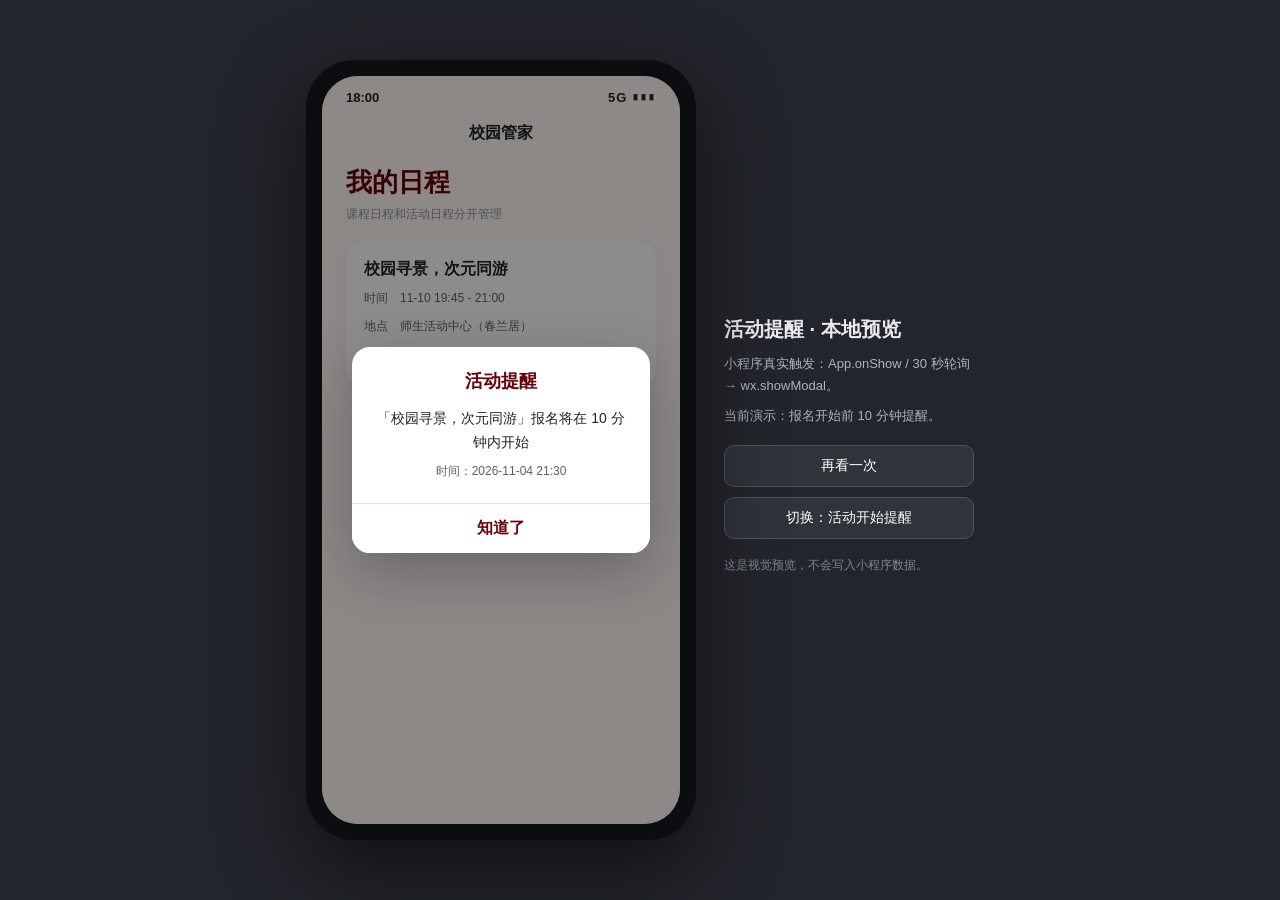
<file: docs/reminder-preview.html>
<!DOCTYPE html>
<html lang="zh-CN">
<head>
<meta charset="UTF-8">
<meta name="viewport" content="width=device-width, initial-scale=1.0">
<title>活动提醒 · 本地预览</title>
<style>
  * { box-sizing: border-box; }
  body {
    margin: 0;
    min-height: 100vh;
    display: flex;
    align-items: center;
    justify-content: center;
    gap: 28px;
    background: #22252b;
    color: #1f2329;
    font-family: -apple-system, BlinkMacSystemFont, "Segoe UI", "Microsoft YaHei", sans-serif;
  }
  .phone {
    position: relative;
    width: 390px;
    height: 780px;
    padding: 16px;
    border-radius: 48px;
    background: #0b0d10;
    box-shadow: 0 30px 80px rgba(0,0,0,.55);
  }
  .screen {
    position: relative;
    width: 100%;
    height: 100%;
    overflow: hidden;
    border-radius: 36px;
    background: #FFF8F6;
  }
  .status {
    display: flex;
    justify-content: space-between;
    padding: 14px 24px 6px;
    color: #1f2329;
    font-size: 13px;
    font-weight: 600;
  }
  .status span:last-child { letter-spacing: 1px; }
  .nav {
    height: 44px;
    display: flex;
    align-items: center;
    justify-content: center;
    color: #1f2329;
    font-size: 16px;
    font-weight: 600;
  }
  .content { padding: 10px 24px; }
  .hello { color: #65020A; font-size: 26px; font-weight: 700; }
  .sub { margin-top: 6px; color: #8A9099; font-size: 12px; }
  .card {
    margin-top: 18px;
    padding: 18px;
    border-radius: 18px;
    background: #FFFFFF;
    box-shadow: 0 8px 24px rgba(31,35,41,.06);
  }
  .card-title { font-size: 16px; font-weight: 700; }
  .card-meta { margin-top: 8px; color: #5A6069; font-size: 12px; line-height: 1.7; }
  .tag {
    display: inline-block;
    margin-top: 10px;
    padding: 3px 10px;
    border-radius: 999px;
    background: #FFF0E6;
    color: #8A3F0F;
    font-size: 11px;
  }
  .overlay {
    position: absolute;
    inset: 0;
    display: flex;
    align-items: center;
    justify-content: center;
    padding: 30px;
    background: rgba(0,0,0,.45);
    opacity: 0;
    visibility: hidden;
    transition: opacity .18s ease;
  }
  .overlay.show { opacity: 1; visibility: visible; }
  .dialog {
    width: 100%;
    overflow: hidden;
    border-radius: 18px;
    background: #FFFFFF;
    box-shadow: 0 20px 60px rgba(0,0,0,.25);
    transform: scale(.96);
    transition: transform .18s ease;
  }
  .overlay.show .dialog { transform: scale(1); }
  .dialog-head {
    padding: 22px 22px 0;
    color: #65020A;
    font-size: 18px;
    font-weight: 700;
    text-align: center;
  }
  .dialog-body {
    padding: 14px 24px 22px;
    color: #1F2329;
    font-size: 14px;
    line-height: 1.7;
    text-align: center;
  }
  .dialog-time {
    margin-top: 6px;
    color: #5A6069;
    font-size: 12px;
  }
  .dialog-btn {
    width: 100%;
    height: 50px;
    border: 0;
    border-top: 1px solid #F0DDE5;
    background: #FFFFFF;
    color: #65020A;
    font-size: 16px;
    font-weight: 600;
    cursor: pointer;
  }
  .side {
    width: 250px;
    color: #e8eaed;
  }
  .side h1 { margin: 0 0 10px; font-size: 20px; }
  .side p { margin: 8px 0; color: #aeb4bd; font-size: 13px; line-height: 1.7; }
  .side button {
    width: 100%;
    height: 42px;
    margin-top: 10px;
    border: 1px solid #4b5563;
    border-radius: 10px;
    background: #2f333a;
    color: #fff;
    font-size: 14px;
    cursor: pointer;
  }
  .side .hint { margin-top: 16px; color: #7f8792; font-size: 12px; }
</style>
</head>
<body>
  <div class="phone">
    <div class="screen">
      <div class="status"><span>18:00</span><span>5G ▮▮▮</span></div>
      <div class="nav">校园管家</div>
      <div class="content">
        <div class="hello">我的日程</div>
        <div class="sub">课程日程和活动日程分开管理</div>
        <div class="card">
          <div class="card-title">校园寻景，次元同游</div>
          <div class="card-meta">时间　11-10 19:45 - 21:00</div>
          <div class="card-meta">地点　师生活动中心（春兰居）</div>
          <span class="tag">文体活动</span>
        </div>
      </div>

      <div class="overlay show" id="overlay">
        <div class="dialog">
          <div class="dialog-head">活动提醒</div>
          <div class="dialog-body">
            <div id="message">「校园寻景，次元同游」报名将在 10 分钟内开始</div>
            <div class="dialog-time" id="time">时间：2026-11-04 21:30</div>
          </div>
          <button class="dialog-btn" id="okBtn">知道了</button>
        </div>
      </div>
    </div>
  </div>

  <aside class="side">
    <h1>活动提醒 · 本地预览</h1>
    <p>小程序真实触发：App.onShow / 30 秒轮询 → wx.showModal。</p>
    <p>当前演示：报名开始前 10 分钟提醒。</p>
    <button id="replayBtn">再看一次</button>
    <button id="switchBtn">切换：活动开始提醒</button>
    <p class="hint">这是视觉预览，不会写入小程序数据。</p>
  </aside>

<script>
  var overlay = document.getElementById('overlay')
  var message = document.getElementById('message')
  var time = document.getElementById('time')
  var mode = 'signup'

  function content() {
    if (mode === 'signup') {
      message.textContent = '「校园寻景，次元同游」报名将在 10 分钟内开始'
      time.textContent = '时间：2026-11-04 21:30'
    } else {
      message.textContent = '「校园寻景，次元同游」将在 10 分钟内开始'
      time.textContent = '时间：2026-11-10 19:45'
    }
  }

  function show() {
    content()
    overlay.classList.add('show')
  }

  function hide() {
    overlay.classList.remove('show')
  }

  document.getElementById('okBtn').addEventListener('click', hide)
  document.getElementById('replayBtn').addEventListener('click', show)
  document.getElementById('switchBtn').addEventListener('click', function () {
    mode = mode === 'signup' ? 'start' : 'signup'
    show()
  })

  window.setTimeout(show, 700)
</script>
</body>
</html>
</file>
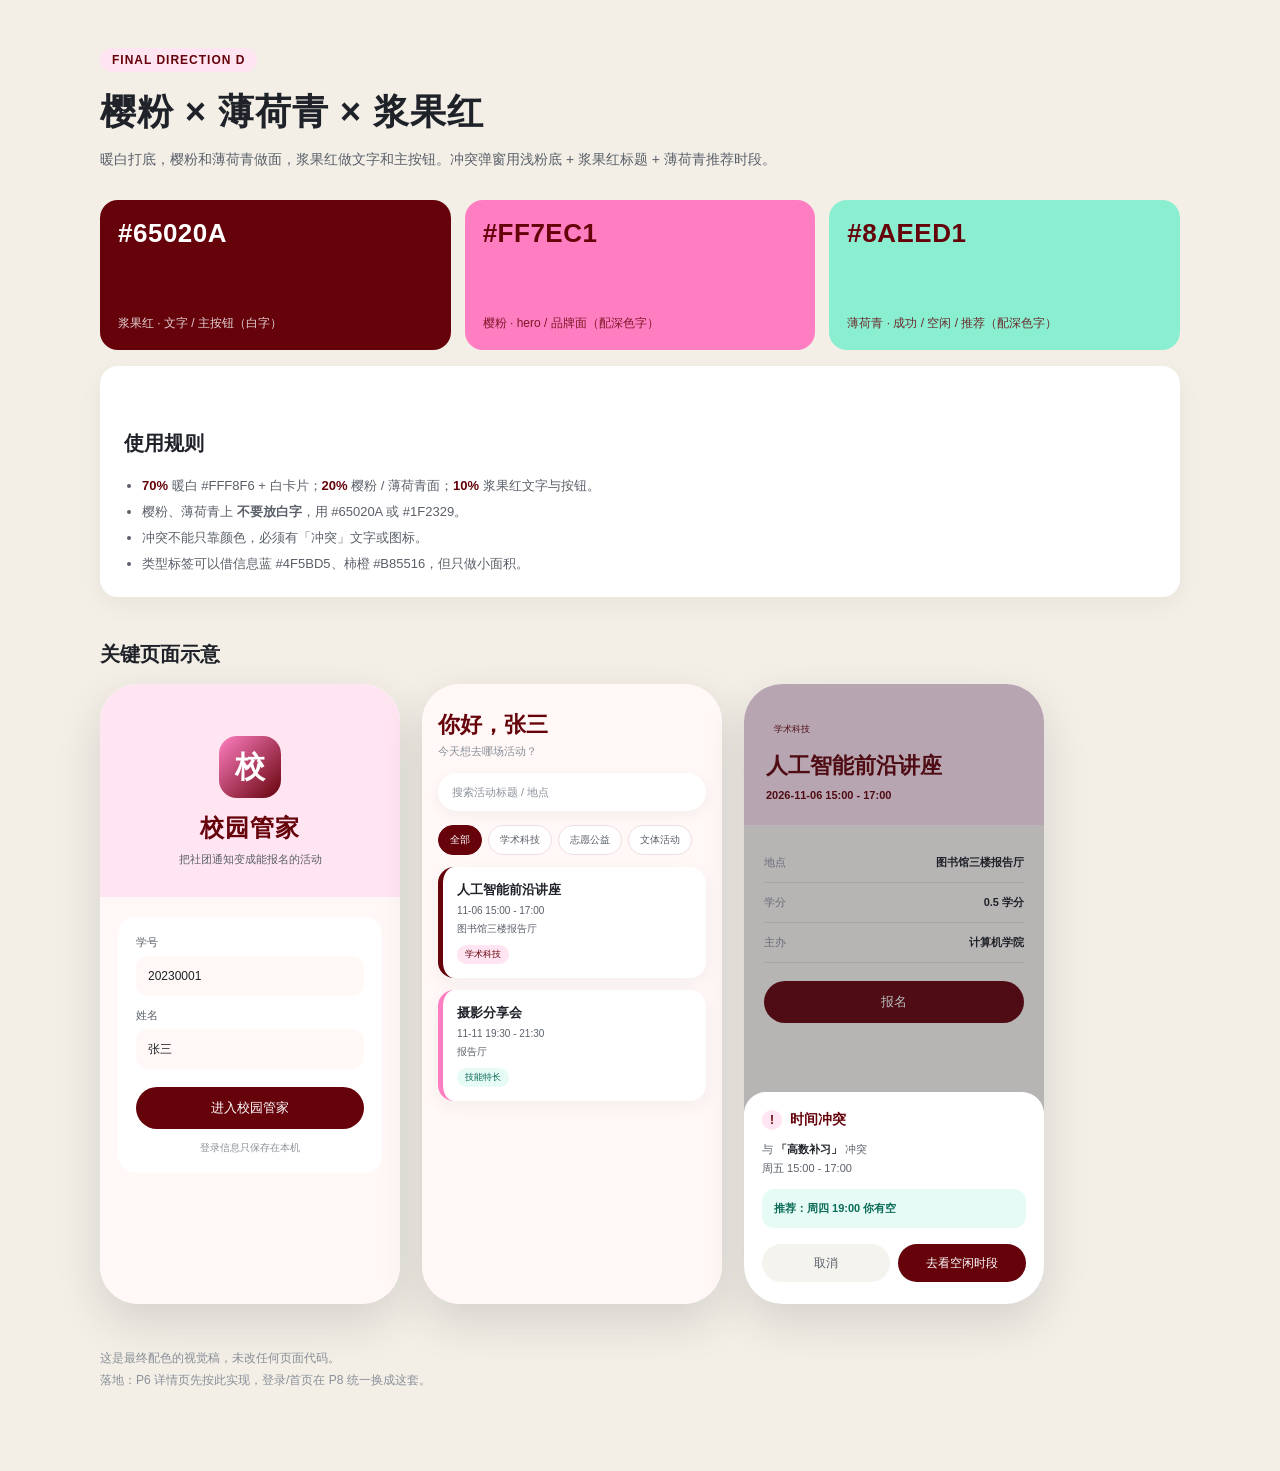
<file: docs/ui-preview-d.html>
<!DOCTYPE html>
<html lang="zh-CN">
<head>
<meta charset="utf-8">
<meta name="viewport" content="width=device-width, initial-scale=1">
<title>校园管家 · 最终配色 Direction D</title>
<style>
  :root {
    --berry: #65020A;
    --pink: #FF7EC1;
    --pink-soft: #FFE4F1;
    --mint: #8AEED1;
    --mint-soft: #E6FBF5;
    --paper: #FFF8F6;
    --ink: #1F2329;
    --ink-600: #5A6069;
    --ink-400: #8A9099;
    --line: #F0DDE5;
  }

  * { box-sizing: border-box; }

  body {
    margin: 0;
    padding: 48px 32px 80px;
    background: #F3EFE7;
    color: var(--ink);
    font-family: -apple-system, BlinkMacSystemFont, "Segoe UI", "PingFang SC", "Microsoft YaHei", sans-serif;
  }

  .wrap { max-width: 1080px; margin: 0 auto; }

  .eyebrow {
    display: inline-block;
    padding: 5px 12px;
    border-radius: 999px;
    background: var(--pink-soft);
    color: var(--berry);
    font-size: 12px;
    font-weight: 600;
    letter-spacing: 1px;
  }

  h1 { margin: 16px 0 10px; font-size: 36px; letter-spacing: 1px; }
  header p { margin: 0; color: var(--ink-600); font-size: 14px; line-height: 1.8; }

  h2 { margin: 44px 0 16px; font-size: 20px; }

  .colors {
    display: grid;
    grid-template-columns: repeat(3, 1fr);
    gap: 14px;
    margin-top: 28px;
  }

  .color {
    height: 150px;
    padding: 18px;
    border-radius: 18px;
    display: flex;
    flex-direction: column;
    justify-content: space-between;
    font-size: 26px;
    font-weight: 700;
    letter-spacing: .5px;
  }

  .color span {
    font-size: 12px;
    font-weight: 400;
    letter-spacing: 0;
    opacity: .82;
  }

  .berry { background: var(--berry); color: #fff; }
  .pink { background: var(--pink); color: var(--berry); }
  .mint { background: var(--mint); color: var(--berry); }

  .rules {
    margin-top: 16px;
    padding: 20px 24px;
    border-radius: 18px;
    background: #fff;
    box-shadow: 0 8px 24px rgba(31, 35, 41, .05);
  }

  .rules ul { margin: 0; padding-left: 18px; color: var(--ink-600); font-size: 13px; line-height: 2; }
  .rules b { color: var(--berry); }

  .screens { display: flex; flex-wrap: wrap; gap: 22px; align-items: flex-start; }

  .phone {
    width: 300px;
    height: 620px;
    border-radius: 38px;
    background: #fff;
    box-shadow: 0 18px 46px rgba(31, 35, 41, .14);
    overflow: hidden;
    position: relative;
    flex: none;
  }

  .screen { height: 100%; background: var(--paper); overflow: hidden; font-size: 12px; }

  .login .hero {
    padding: 52px 26px 30px;
    background: var(--pink-soft);
    text-align: center;
  }

  .logo {
    width: 62px;
    height: 62px;
    margin: 0 auto 14px;
    border-radius: 18px;
    background: linear-gradient(135deg, var(--pink), var(--berry));
    color: #fff;
    font-size: 30px;
    font-weight: 700;
    line-height: 62px;
  }

  .login h3 { margin: 0; color: var(--berry); font-size: 24px; letter-spacing: 1px; }
  .login .slogan { margin-top: 8px; color: var(--ink-600); font-size: 11px; }

  .login .form { margin: 20px 18px; padding: 18px; border-radius: 18px; background: #fff; }

  .label { margin: 12px 0 6px; color: var(--ink-600); font-size: 11px; }
  .label:first-child { margin-top: 0; }

  .input {
    height: 40px;
    padding: 0 12px;
    border-radius: 12px;
    background: #FFF8F6;
    color: var(--ink);
    line-height: 40px;
  }

  .btn {
    width: 100%;
    height: 42px;
    margin-top: 18px;
    border: 0;
    border-radius: 21px;
    background: var(--berry);
    color: #fff;
    font-size: 13px;
    font-family: inherit;
  }

  .tip { margin-top: 12px; text-align: center; color: var(--ink-400); font-size: 10px; }

  .index { padding: 26px 16px; }
  .hello { color: var(--berry); font-size: 22px; font-weight: 600; }
  .hello-sub { margin-top: 4px; color: var(--ink-400); font-size: 11px; }

  .search {
    height: 38px;
    margin-top: 14px;
    padding: 0 14px;
    border-radius: 19px;
    background: #fff;
    color: var(--ink-400);
    font-size: 11px;
    line-height: 38px;
    box-shadow: 0 4px 14px rgba(31, 35, 41, .05);
  }

  .tabs { display: flex; gap: 6px; margin-top: 14px; overflow: hidden; }

  .tab {
    padding: 7px 11px;
    border: 1px solid var(--line);
    border-radius: 999px;
    background: #fff;
    color: var(--ink-600);
    font-size: 10px;
    white-space: nowrap;
  }

  .tab.active { border-color: var(--berry); background: var(--berry); color: #fff; }

  .act-card {
    margin-top: 12px;
    padding: 14px;
    border-radius: 16px;
    background: #fff;
    box-shadow: 0 6px 18px rgba(31, 35, 41, .05);
    border-left: 5px solid var(--berry);
  }

  .act-card.pink-card { border-left-color: var(--pink); }
  .act-title { font-size: 13px; font-weight: 600; }
  .act-meta { margin-top: 6px; color: var(--ink-600); font-size: 10px; }

  .tag {
    display: inline-block;
    margin-top: 9px;
    padding: 3px 8px;
    border-radius: 999px;
    background: var(--pink-soft);
    color: var(--berry);
    font-size: 9px;
  }

  .tag.mint { background: var(--mint-soft); color: #0B6B57; }

  .detail .hero { padding: 36px 22px 24px; background: var(--pink-soft); }
  .detail .tag { margin: 0; }
  .detail h3 { margin: 12px 0 0; color: var(--berry); font-size: 22px; line-height: 1.35; }
  .detail .when { margin-top: 8px; color: var(--berry); font-size: 11px; font-weight: 600; }
  .detail .body { padding: 18px 20px; }

  .row {
    display: flex;
    justify-content: space-between;
    padding: 12px 0;
    border-bottom: 1px solid var(--line);
    font-size: 11px;
  }

  .row span { color: var(--ink-400); }
  .row b { font-weight: 600; }

  .modal-wrap {
    position: absolute;
    inset: 0;
    display: flex;
    align-items: flex-end;
    background: rgba(31, 35, 41, .32);
  }

  .modal { width: 100%; padding: 18px 18px 22px; border-radius: 22px 22px 0 0; background: #fff; }

  .modal-head {
    display: flex;
    align-items: center;
    gap: 8px;
    color: var(--berry);
    font-size: 14px;
    font-weight: 600;
  }

  .modal-head::before {
    content: "!";
    display: grid;
    width: 20px;
    height: 20px;
    place-items: center;
    border-radius: 50%;
    background: var(--pink-soft);
    font-size: 12px;
  }

  .modal-body { margin-top: 10px; color: var(--ink-600); font-size: 11px; line-height: 1.7; }
  .modal-body b { color: var(--ink); }

  .slot {
    margin-top: 12px;
    padding: 12px;
    border-radius: 12px;
    background: var(--mint-soft);
    color: #0B6B57;
    font-size: 11px;
    font-weight: 600;
  }

  .modal-actions { display: flex; gap: 8px; margin-top: 16px; }
  .modal-actions button { flex: 1; height: 38px; border: 0; border-radius: 19px; background: var(--berry); color: #fff; font-family: inherit; font-size: 12px; }
  .modal-actions .ghost { background: #F5F3EE; color: var(--ink-600); }

  footer { margin-top: 44px; color: var(--ink-400); font-size: 12px; line-height: 1.8; }

  @media (max-width: 900px) {
    .colors { grid-template-columns: 1fr; }
  }
</style>
</head>
<body>
<div class="wrap">
  <header>
    <div class="eyebrow">FINAL DIRECTION D</div>
    <h1>樱粉 × 薄荷青 × 浆果红</h1>
    <p>暖白打底，樱粉和薄荷青做面，浆果红做文字和主按钮。冲突弹窗用浅粉底 + 浆果红标题 + 薄荷青推荐时段。</p>
  </header>

  <section class="colors">
    <div class="color berry">#65020A<span>浆果红 · 文字 / 主按钮（白字）</span></div>
    <div class="color pink">#FF7EC1<span>樱粉 · hero / 品牌面（配深色字）</span></div>
    <div class="color mint">#8AEED1<span>薄荷青 · 成功 / 空闲 / 推荐（配深色字）</span></div>
  </section>

  <section class="rules">
    <h2>使用规则</h2>
    <ul>
      <li><b>70%</b> 暖白 #FFF8F6 + 白卡片；<b>20%</b> 樱粉 / 薄荷青面；<b>10%</b> 浆果红文字与按钮。</li>
      <li>樱粉、薄荷青上 <strong>不要放白字</strong>，用 #65020A 或 #1F2329。</li>
      <li>冲突不能只靠颜色，必须有「冲突」文字或图标。</li>
      <li>类型标签可以借信息蓝 #4F5BD5、柿橙 #B85516，但只做小面积。</li>
    </ul>
  </section>

  <h2>关键页面示意</h2>
  <div class="screens">
    <div class="phone">
      <div class="screen login">
        <div class="hero">
          <div class="logo">校</div>
          <h3>校园管家</h3>
          <div class="slogan">把社团通知变成能报名的活动</div>
        </div>
        <div class="form">
          <div class="label">学号</div>
          <div class="input">20230001</div>
          <div class="label">姓名</div>
          <div class="input">张三</div>
          <button class="btn">进入校园管家</button>
          <div class="tip">登录信息只保存在本机</div>
        </div>
      </div>
    </div>

    <div class="phone">
      <div class="screen index">
        <div class="hello">你好，张三</div>
        <div class="hello-sub">今天想去哪场活动？</div>
        <div class="search">搜索活动标题 / 地点</div>
        <div class="tabs">
          <span class="tab active">全部</span>
          <span class="tab">学术科技</span>
          <span class="tab">志愿公益</span>
          <span class="tab">文体活动</span>
        </div>
        <div class="act-card">
          <div class="act-title">人工智能前沿讲座</div>
          <div class="act-meta">11-06 15:00 - 17:00</div>
          <div class="act-meta">图书馆三楼报告厅</div>
          <span class="tag">学术科技</span>
        </div>
        <div class="act-card pink-card">
          <div class="act-title">摄影分享会</div>
          <div class="act-meta">11-11 19:30 - 21:30</div>
          <div class="act-meta">报告厅</div>
          <span class="tag mint">技能特长</span>
        </div>
      </div>
    </div>

    <div class="phone">
      <div class="screen detail">
        <div class="hero">
          <span class="tag">学术科技</span>
          <h3>人工智能前沿讲座</h3>
          <div class="when">2026-11-06 15:00 - 17:00</div>
        </div>
        <div class="body">
          <div class="row"><span>地点</span><b>图书馆三楼报告厅</b></div>
          <div class="row"><span>学分</span><b>0.5 学分</b></div>
          <div class="row"><span>主办</span><b>计算机学院</b></div>
          <button class="btn">报名</button>
        </div>
        <div class="modal-wrap">
          <div class="modal">
            <div class="modal-head">时间冲突</div>
            <div class="modal-body">与 <b>「高数补习」</b> 冲突<br>周五 15:00 - 17:00</div>
            <div class="slot">推荐：周四 19:00 你有空</div>
            <div class="modal-actions">
              <button class="ghost">取消</button>
              <button>去看空闲时段</button>
            </div>
          </div>
        </div>
      </div>
    </div>
  </div>

  <footer>
    这是最终配色的视觉稿，未改任何页面代码。<br>
    落地：P6 详情页先按此实现，登录/首页在 P8 统一换成这套。
  </footer>
</div>
</body>
</html>
</file>
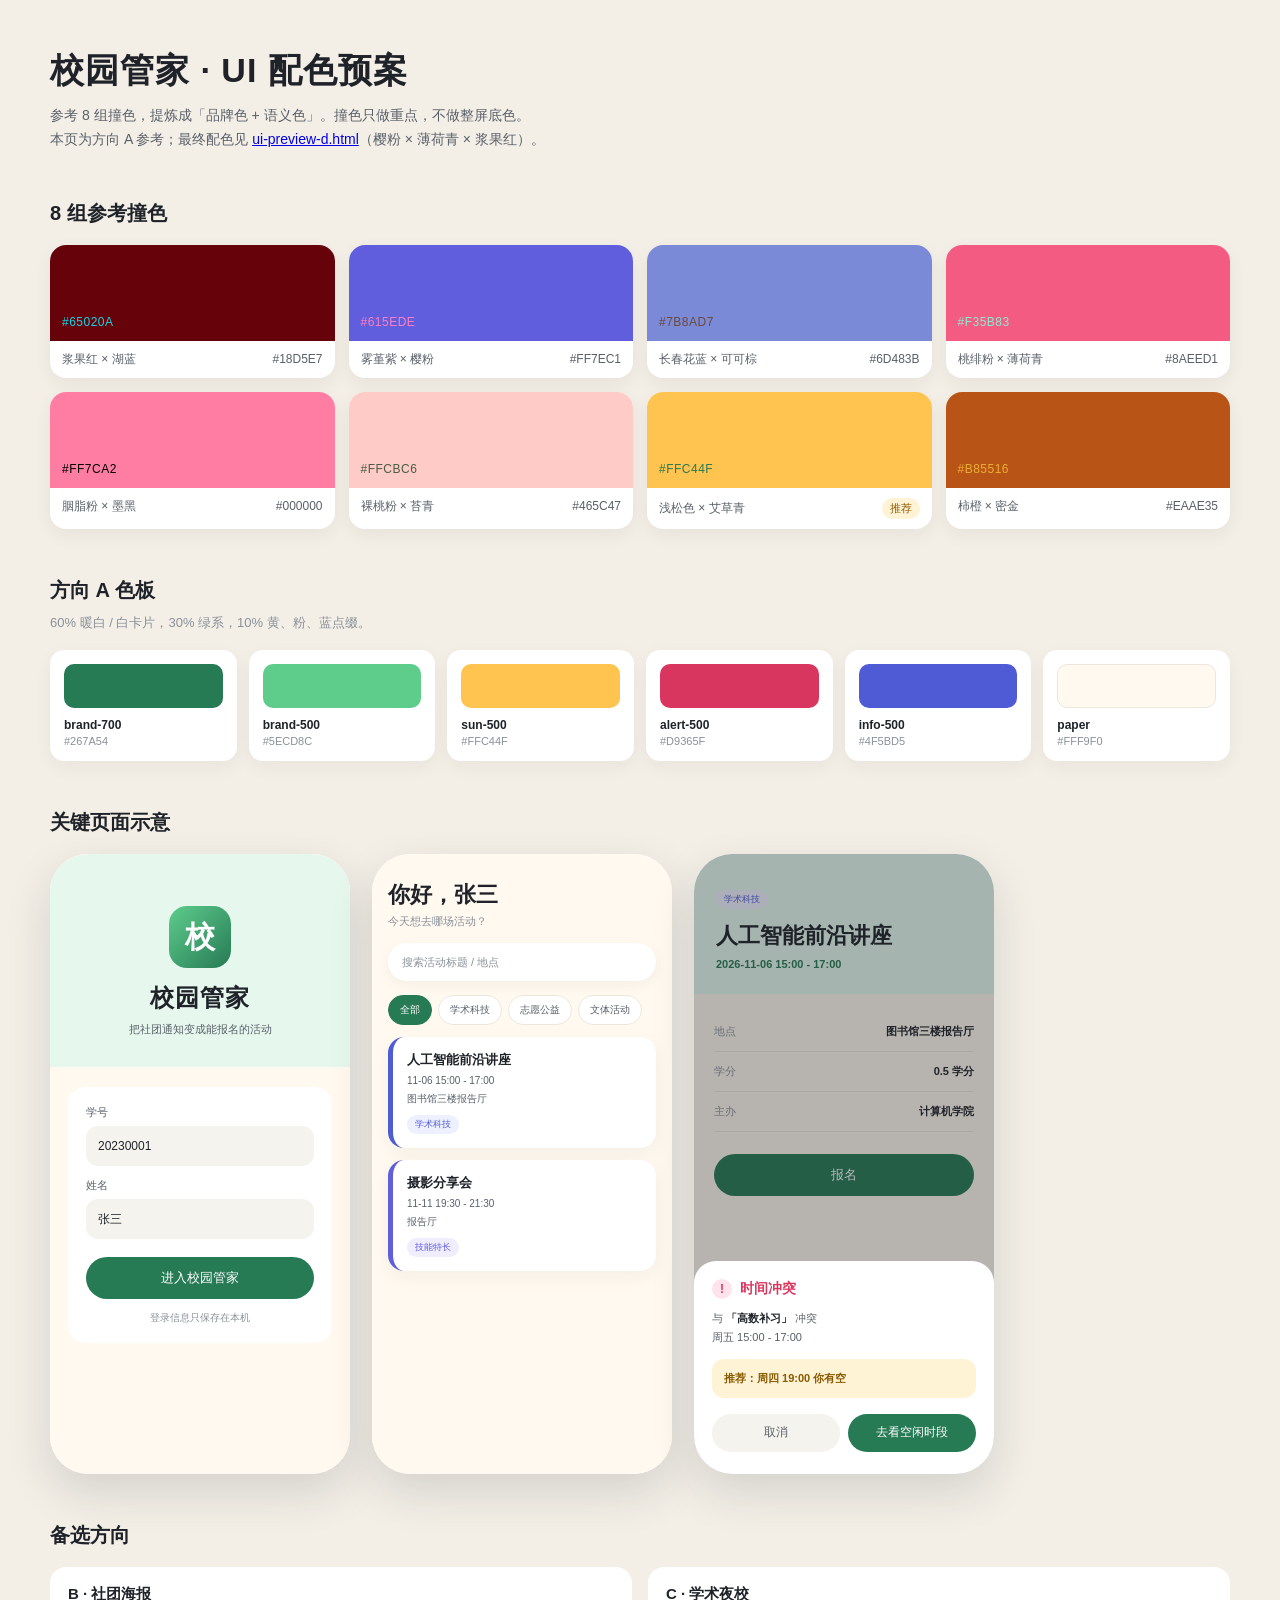
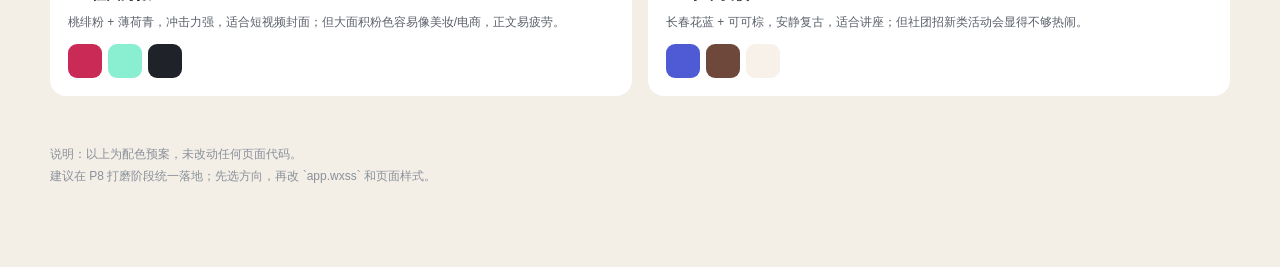
<file: docs/ui-preview.html>
<!DOCTYPE html>
<html lang="zh-CN">
<head>
<meta charset="utf-8">
<meta name="viewport" content="width=device-width, initial-scale=1">
<title>校园管家 · UI 配色预案</title>
<style>
  :root {
    --brand-700: #267A54;
    --brand-500: #5ECD8C;
    --brand-100: #E6F8EE;
    --sun-500: #FFC44F;
    --sun-100: #FFF3D6;
    --alert-500: #D9365F;
    --alert-100: #FFE3EC;
    --info-500: #4F5BD5;
    --info-100: #EEF0FF;
    --paper: #FFF9F0;
    --ink: #1F2329;
    --ink-600: #5A6069;
    --ink-400: #8A9099;
    --line: #ECE7DE;
  }

  * { box-sizing: border-box; }

  body {
    margin: 0;
    padding: 48px 32px 80px;
    background: #F3EFE7;
    color: var(--ink);
    font-family: -apple-system, BlinkMacSystemFont, "Segoe UI", "PingFang SC", "Microsoft YaHei", sans-serif;
  }

  .wrap { max-width: 1180px; margin: 0 auto; }

  header h1 {
    margin: 0;
    font-size: 34px;
    letter-spacing: 1px;
  }

  header p {
    margin: 10px 0 0;
    color: var(--ink-600);
    font-size: 14px;
    line-height: 1.7;
  }

  h2 {
    margin: 48px 0 18px;
    font-size: 20px;
  }

  .sub {
    margin: -8px 0 18px;
    color: var(--ink-400);
    font-size: 13px;
  }

  .palettes {
    display: grid;
    grid-template-columns: repeat(4, 1fr);
    gap: 14px;
  }

  .palette {
    overflow: hidden;
    border-radius: 16px;
    background: #fff;
    box-shadow: 0 6px 18px rgba(31, 35, 41, .06);
  }

  .palette .block {
    height: 96px;
    display: flex;
    align-items: flex-end;
    padding: 12px;
    font-size: 12px;
    letter-spacing: .5px;
  }

  .palette .meta {
    display: flex;
    align-items: center;
    justify-content: space-between;
    padding: 10px 12px;
    font-size: 12px;
    color: var(--ink-600);
  }

  .badge {
    padding: 3px 8px;
    border-radius: 999px;
    background: var(--sun-100);
    color: #8A5A00;
    font-size: 11px;
  }

  .tokens {
    display: grid;
    grid-template-columns: repeat(6, 1fr);
    gap: 12px;
  }

  .token {
    padding: 14px;
    border-radius: 14px;
    background: #fff;
    box-shadow: 0 6px 18px rgba(31, 35, 41, .05);
  }

  .token .dot {
    height: 44px;
    border-radius: 10px;
    margin-bottom: 10px;
  }

  .token .name { font-size: 12px; font-weight: 600; }
  .token .hex { margin-top: 3px; color: var(--ink-400); font-size: 11px; }

  .screens {
    display: flex;
    flex-wrap: wrap;
    gap: 22px;
    align-items: flex-start;
  }

  .phone {
    width: 300px;
    height: 620px;
    border-radius: 38px;
    background: #fff;
    box-shadow: 0 18px 46px rgba(31, 35, 41, .14);
    overflow: hidden;
    position: relative;
    flex: none;
  }

  .screen {
    height: 100%;
    background: var(--paper);
    overflow: hidden;
    font-size: 12px;
  }

  .login .hero {
    padding: 52px 26px 30px;
    background: var(--brand-100);
    text-align: center;
  }

  .logo {
    width: 62px;
    height: 62px;
    margin: 0 auto 14px;
    border-radius: 18px;
    background: linear-gradient(135deg, var(--brand-500), var(--brand-700));
    color: #fff;
    font-size: 30px;
    font-weight: 700;
    line-height: 62px;
  }

  .login h3 {
    margin: 0;
    font-size: 24px;
    letter-spacing: 1px;
  }

  .login .slogan {
    margin-top: 8px;
    color: var(--ink-600);
    font-size: 11px;
  }

  .login .form {
    margin: 20px 18px;
    padding: 18px;
    border-radius: 18px;
    background: #fff;
  }

  .label { margin: 12px 0 6px; color: var(--ink-600); font-size: 11px; }
  .label:first-child { margin-top: 0; }

  .input {
    height: 40px;
    padding: 0 12px;
    border-radius: 12px;
    background: #F5F3EE;
    color: var(--ink);
    line-height: 40px;
  }

  .btn {
    width: 100%;
    height: 42px;
    margin-top: 18px;
    border: 0;
    border-radius: 21px;
    background: var(--brand-700);
    color: #fff;
    font-size: 13px;
    font-family: inherit;
  }

  .tip { margin-top: 12px; text-align: center; color: var(--ink-400); font-size: 10px; }

  .index { padding: 26px 16px; }

  .hello { font-size: 22px; font-weight: 600; }
  .hello-sub { margin-top: 4px; color: var(--ink-400); font-size: 11px; }

  .search {
    height: 38px;
    margin-top: 14px;
    padding: 0 14px;
    border-radius: 19px;
    background: #fff;
    color: var(--ink-400);
    font-size: 11px;
    line-height: 38px;
    box-shadow: 0 4px 14px rgba(31, 35, 41, .05);
  }

  .tabs { display: flex; gap: 6px; margin-top: 14px; overflow: hidden; }

  .tab {
    padding: 7px 11px;
    border: 1px solid var(--line);
    border-radius: 999px;
    background: #fff;
    color: var(--ink-600);
    font-size: 10px;
    white-space: nowrap;
  }

  .tab.active { border-color: var(--brand-700); background: var(--brand-700); color: #fff; }

  .act-card {
    margin-top: 12px;
    padding: 14px;
    border-radius: 16px;
    background: #fff;
    box-shadow: 0 6px 18px rgba(31, 35, 41, .05);
    border-left: 5px solid var(--info-500);
  }

  .act-title { font-size: 13px; font-weight: 600; }
  .act-meta { margin-top: 6px; color: var(--ink-600); font-size: 10px; }

  .tag {
    display: inline-block;
    margin-top: 9px;
    padding: 3px 8px;
    border-radius: 999px;
    background: var(--info-100);
    color: var(--info-500);
    font-size: 9px;
  }

  .detail .hero {
    padding: 36px 22px 24px;
    background: var(--brand-100);
  }

  .detail .tag { margin: 0; }
  .detail h3 { margin: 12px 0 0; font-size: 22px; line-height: 1.35; }
  .detail .when { margin-top: 8px; color: var(--brand-700); font-size: 11px; font-weight: 600; }

  .detail .body { padding: 18px 20px; }

  .row {
    display: flex;
    justify-content: space-between;
    padding: 12px 0;
    border-bottom: 1px solid var(--line);
    font-size: 11px;
  }

  .row span { color: var(--ink-400); }
  .row b { font-weight: 600; }

  .detail .btn { margin-top: 22px; }

  .modal-wrap {
    position: absolute;
    inset: 0;
    display: flex;
    align-items: flex-end;
    background: rgba(31, 35, 41, .32);
  }

  .modal {
    width: 100%;
    padding: 18px 18px 22px;
    border-radius: 22px 22px 0 0;
    background: #fff;
  }

  .modal-head {
    display: flex;
    align-items: center;
    gap: 8px;
    color: var(--alert-500);
    font-size: 14px;
    font-weight: 600;
  }

  .modal-head::before {
    content: "!";
    display: grid;
    width: 20px;
    height: 20px;
    place-items: center;
    border-radius: 50%;
    background: var(--alert-100);
    font-size: 12px;
  }

  .modal-body { margin-top: 10px; color: var(--ink-600); font-size: 11px; line-height: 1.7; }
  .modal-body b { color: var(--ink); }

  .slot {
    margin-top: 12px;
    padding: 12px;
    border-radius: 12px;
    background: var(--sun-100);
    color: #8A5A00;
    font-size: 11px;
    font-weight: 600;
  }

  .modal-actions { display: flex; gap: 8px; margin-top: 16px; }
  .modal-actions button { flex: 1; height: 38px; border: 0; border-radius: 19px; background: var(--brand-700); color: #fff; font-family: inherit; font-size: 12px; }
  .modal-actions .ghost { background: #F5F3EE; color: var(--ink-600); }

  .directions { display: grid; grid-template-columns: 1fr 1fr; gap: 16px; }
  .direction { padding: 18px; border-radius: 16px; background: #fff; }
  .direction h3 { margin: 0 0 8px; font-size: 15px; }
  .direction p { margin: 0; color: var(--ink-600); font-size: 12px; line-height: 1.7; }
  .swatches { display: flex; gap: 6px; margin-top: 12px; }
  .swatches i { width: 34px; height: 34px; border-radius: 9px; }

  footer { margin-top: 48px; color: var(--ink-400); font-size: 12px; line-height: 1.8; }

  @media (max-width: 900px) {
    .palettes { grid-template-columns: repeat(2, 1fr); }
    .tokens { grid-template-columns: repeat(3, 1fr); }
    .directions { grid-template-columns: 1fr; }
  }
</style>
</head>
<body>
<div class="wrap">
  <header>
    <h1>校园管家 · UI 配色预案</h1>
    <p>参考 8 组撞色，提炼成「品牌色 + 语义色」。撞色只做重点，不做整屏底色。<br>
       本页为方向 A 参考；最终配色见 <a href="ui-preview-d.html">ui-preview-d.html</a>（樱粉 × 薄荷青 × 浆果红）。</p>
  </header>

  <h2>8 组参考撞色</h2>
  <div class="palettes">
    <div class="palette">
      <div class="block" style="background:#65020A"><span style="color:#18D5E7">#65020A</span></div>
      <div class="meta"><span>浆果红 × 湖蓝</span><span>#18D5E7</span></div>
    </div>
    <div class="palette">
      <div class="block" style="background:#615EDE"><span style="color:#FF7EC1">#615EDE</span></div>
      <div class="meta"><span>雾堇紫 × 樱粉</span><span>#FF7EC1</span></div>
    </div>
    <div class="palette">
      <div class="block" style="background:#7B8AD7"><span style="color:#6D483B">#7B8AD7</span></div>
      <div class="meta"><span>长春花蓝 × 可可棕</span><span>#6D483B</span></div>
    </div>
    <div class="palette">
      <div class="block" style="background:#F35B83"><span style="color:#8AEED1">#F35B83</span></div>
      <div class="meta"><span>桃绯粉 × 薄荷青</span><span>#8AEED1</span></div>
    </div>
    <div class="palette">
      <div class="block" style="background:#FF7CA2"><span style="color:#000">#FF7CA2</span></div>
      <div class="meta"><span>胭脂粉 × 墨黑</span><span>#000000</span></div>
    </div>
    <div class="palette">
      <div class="block" style="background:#FFCBC6"><span style="color:#465C47">#FFCBC6</span></div>
      <div class="meta"><span>裸桃粉 × 苔青</span><span>#465C47</span></div>
    </div>
    <div class="palette">
      <div class="block" style="background:#FFC44F"><span style="color:#267A54">#FFC44F</span></div>
      <div class="meta"><span>浅松色 × 艾草青</span><span class="badge">推荐</span></div>
    </div>
    <div class="palette">
      <div class="block" style="background:#B85516"><span style="color:#EAAE35">#B85516</span></div>
      <div class="meta"><span>柿橙 × 密金</span><span>#EAAE35</span></div>
    </div>
  </div>

  <h2>方向 A 色板</h2>
  <p class="sub">60% 暖白 / 白卡片，30% 绿系，10% 黄、粉、蓝点缀。</p>
  <div class="tokens">
    <div class="token"><div class="dot" style="background:#267A54"></div><div class="name">brand-700</div><div class="hex">#267A54</div></div>
    <div class="token"><div class="dot" style="background:#5ECD8C"></div><div class="name">brand-500</div><div class="hex">#5ECD8C</div></div>
    <div class="token"><div class="dot" style="background:#FFC44F"></div><div class="name">sun-500</div><div class="hex">#FFC44F</div></div>
    <div class="token"><div class="dot" style="background:#D9365F"></div><div class="name">alert-500</div><div class="hex">#D9365F</div></div>
    <div class="token"><div class="dot" style="background:#4F5BD5"></div><div class="name">info-500</div><div class="hex">#4F5BD5</div></div>
    <div class="token"><div class="dot" style="background:#FFF9F0;border:1px solid #ECE7DE"></div><div class="name">paper</div><div class="hex">#FFF9F0</div></div>
  </div>

  <h2>关键页面示意</h2>
  <div class="screens">
    <div class="phone">
      <div class="screen login">
        <div class="hero">
          <div class="logo">校</div>
          <h3>校园管家</h3>
          <div class="slogan">把社团通知变成能报名的活动</div>
        </div>
        <div class="form">
          <div class="label">学号</div>
          <div class="input">20230001</div>
          <div class="label">姓名</div>
          <div class="input">张三</div>
          <button class="btn">进入校园管家</button>
          <div class="tip">登录信息只保存在本机</div>
        </div>
      </div>
    </div>

    <div class="phone">
      <div class="screen index">
        <div class="hello">你好，张三</div>
        <div class="hello-sub">今天想去哪场活动？</div>
        <div class="search">搜索活动标题 / 地点</div>
        <div class="tabs">
          <span class="tab active">全部</span>
          <span class="tab">学术科技</span>
          <span class="tab">志愿公益</span>
          <span class="tab">文体活动</span>
        </div>
        <div class="act-card">
          <div class="act-title">人工智能前沿讲座</div>
          <div class="act-meta">11-06 15:00 - 17:00</div>
          <div class="act-meta">图书馆三楼报告厅</div>
          <span class="tag">学术科技</span>
        </div>
        <div class="act-card" style="border-left-color:#615EDE">
          <div class="act-title">摄影分享会</div>
          <div class="act-meta">11-11 19:30 - 21:30</div>
          <div class="act-meta">报告厅</div>
          <span class="tag" style="background:#F0EDFF;color:#615EDE">技能特长</span>
        </div>
      </div>
    </div>

    <div class="phone">
      <div class="screen detail">
        <div class="hero">
          <span class="tag">学术科技</span>
          <h3>人工智能前沿讲座</h3>
          <div class="when">2026-11-06 15:00 - 17:00</div>
        </div>
        <div class="body">
          <div class="row"><span>地点</span><b>图书馆三楼报告厅</b></div>
          <div class="row"><span>学分</span><b>0.5 学分</b></div>
          <div class="row"><span>主办</span><b>计算机学院</b></div>
          <button class="btn">报名</button>
        </div>
        <div class="modal-wrap">
          <div class="modal">
            <div class="modal-head">时间冲突</div>
            <div class="modal-body">与 <b>「高数补习」</b> 冲突<br>周五 15:00 - 17:00</div>
            <div class="slot">推荐：周四 19:00 你有空</div>
            <div class="modal-actions">
              <button class="ghost">取消</button>
              <button>去看空闲时段</button>
            </div>
          </div>
        </div>
      </div>
    </div>
  </div>

  <h2>备选方向</h2>
  <div class="directions">
    <div class="direction">
      <h3>B · 社团海报</h3>
      <p>桃绯粉 + 薄荷青，冲击力强，适合短视频封面；但大面积粉色容易像美妆/电商，正文易疲劳。</p>
      <div class="swatches"><i style="background:#C92A56"></i><i style="background:#8AEED1"></i><i style="background:#1F2329"></i></div>
    </div>
    <div class="direction">
      <h3>C · 学术夜校</h3>
      <p>长春花蓝 + 可可棕，安静复古，适合讲座；但社团招新类活动会显得不够热闹。</p>
      <div class="swatches"><i style="background:#4F5BD5"></i><i style="background:#6D483B"></i><i style="background:#F7F1EA"></i></div>
    </div>
  </div>

  <footer>
    说明：以上为配色预案，未改动任何页面代码。<br>
    建议在 P8 打磨阶段统一落地；先选方向，再改 `app.wxss` 和页面样式。
  </footer>
</div>
</body>
</html>
</file>
